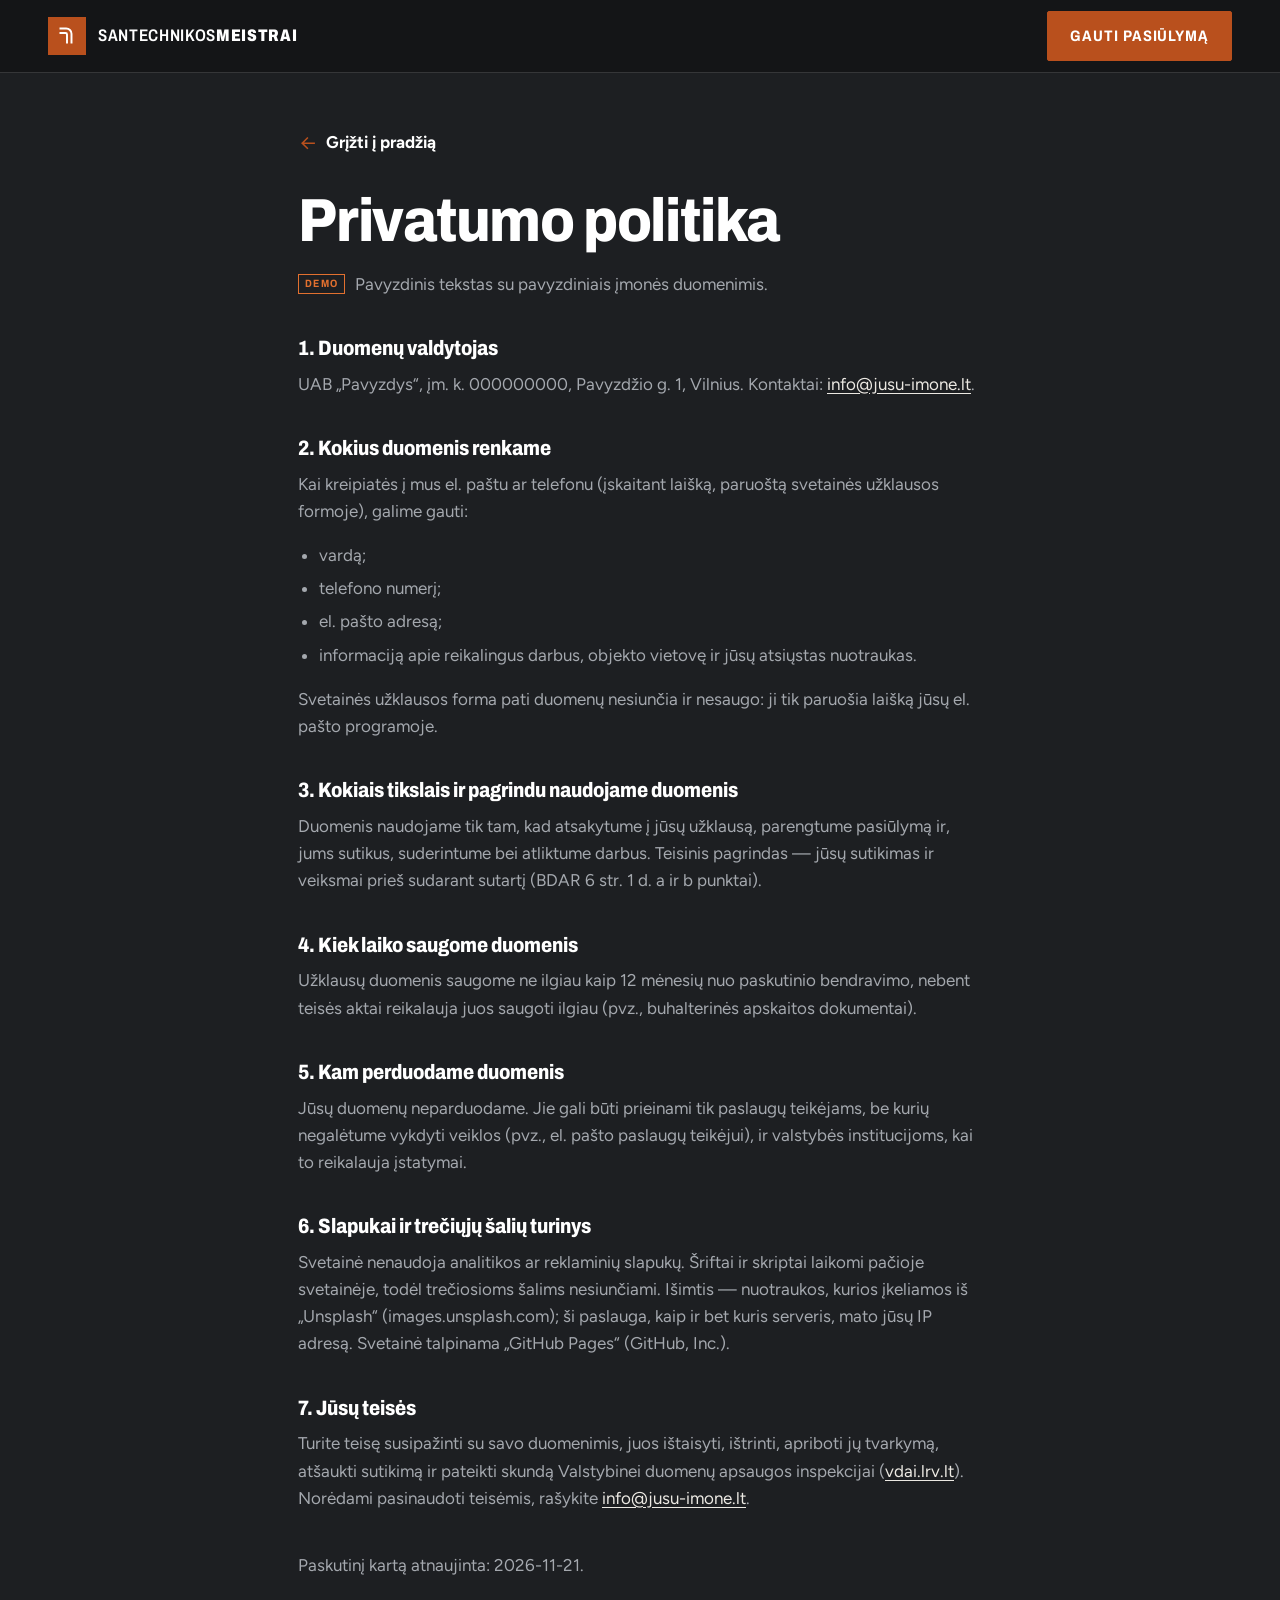
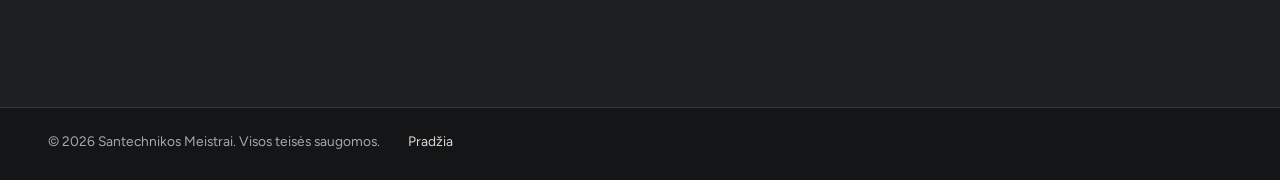
<file: privatumo-politika.html>
<!doctype html>
<html lang="lt">
<head>
  <meta charset="utf-8">
  <meta name="viewport" content="width=device-width, initial-scale=1">
  <meta http-equiv="Content-Security-Policy" content="default-src 'self'; script-src 'self'; style-src 'self' 'unsafe-inline'; img-src 'self' https://images.unsplash.com data:; font-src 'self'; connect-src 'self' https://formspree.io; form-action 'self'; base-uri 'self'; object-src 'none'; upgrade-insecure-requests">
  <meta name="referrer" content="strict-origin-when-cross-origin">
  <title>Privatumo politika — Santechnikos Meistrai</title>
  <meta name="description" content="Kaip Santechnikos Meistrai tvarko užklausose pateiktus asmens duomenis.">
  <meta name="theme-color" content="#1d1f22">
  <link rel="icon" href="assets/favicon.svg" type="image/svg+xml">
  <link rel="stylesheet" href="css/styles.css?v=20261121c">
  <script src="js/config.js?v=20261121c" defer></script>
  <script src="js/legal.js" defer></script>
</head>
<body>
  <a class="skip-link" href="#turinys">Pereiti prie turinio</a>
  <svg width="0" height="0" style="position:absolute" aria-hidden="true" focusable="false">
    <symbol id="i-arrow" viewBox="0 0 24 24"><path d="M5 12h14M13 6l6 6-6 6"/></symbol>
  </svg>

  <header class="site-header">
    <div class="container header-inner">
      <a class="logo" href="index.html" aria-label="Santechnikos Meistrai — į pradžią">
        <span class="logo-mark" aria-hidden="true"><svg viewBox="0 0 32 32"><path d="M6 6h9a7 7 0 0 1 7 7v13"/><path d="M6 12h8a2 2 0 0 1 2 2v12"/></svg></span>
        <span class="logo-text">Santechnikos<strong>Meistrai</strong></span>
      </a>
      <a class="btn btn-primary" href="index.html#kontaktai">Gauti pasiūlymą</a>
    </div>
  </header>

  <main id="turinys" class="legal">
    <div class="container legal-inner">
      <a class="back-link" href="index.html"><svg class="icon" aria-hidden="true"><use href="#i-arrow"/></svg>Grįžti į pradžią</a>

      <h1>Privatumo politika</h1>
      <p class="legal-demo"><span class="demo-badge">Demo</span> Pavyzdinis tekstas su pavyzdiniais įmonės duomenimis.</p>

      <h2>1. Duomenų valdytojas</h2>
      <p><span data-config="legalLine">UAB „Pavyzdys“, įm. k. 000000000</span>, Pavyzdžio g. 1, Vilnius. Kontaktai: <a data-config-link="email" data-config="email" href="mailto:info@jusu-imone.lt">info@jusu-imone.lt</a>.</p>

      <h2>2. Kokius duomenis renkame</h2>
      <p>Kai kreipiatės į mus el. paštu ar telefonu (įskaitant laišką, paruoštą svetainės užklausos formoje), galime gauti:</p>
      <ul>
        <li>vardą;</li>
        <li>telefono numerį;</li>
        <li>el. pašto adresą;</li>
        <li>informaciją apie reikalingus darbus, objekto vietovę ir jūsų atsiųstas nuotraukas.</li>
      </ul>
      <p>Svetainės užklausos forma pati duomenų nesiunčia ir nesaugo: ji tik paruošia laišką jūsų el. pašto programoje.</p>

      <h2>3. Kokiais tikslais ir pagrindu naudojame duomenis</h2>
      <p>Duomenis naudojame tik tam, kad atsakytume į jūsų užklausą, parengtume pasiūlymą ir, jums sutikus, suderintume bei atliktume darbus. Teisinis pagrindas — jūsų sutikimas ir veiksmai prieš sudarant sutartį (BDAR 6 str. 1 d. a ir b punktai).</p>

      <h2>4. Kiek laiko saugome duomenis</h2>
      <p>Užklausų duomenis saugome ne ilgiau kaip 12 mėnesių nuo paskutinio bendravimo, nebent teisės aktai reikalauja juos saugoti ilgiau (pvz., buhalterinės apskaitos dokumentai).</p>

      <h2>5. Kam perduodame duomenis</h2>
      <p>Jūsų duomenų neparduodame. Jie gali būti prieinami tik paslaugų teikėjams, be kurių negalėtume vykdyti veiklos (pvz., el. pašto paslaugų teikėjui), ir valstybės institucijoms, kai to reikalauja įstatymai.</p>

      <h2>6. Slapukai ir trečiųjų šalių turinys</h2>
      <p>Svetainė nenaudoja analitikos ar reklaminių slapukų. Šriftai ir skriptai laikomi pačioje svetainėje, todėl trečiosioms šalims nesiunčiami. Išimtis — nuotraukos, kurios įkeliamos iš „Unsplash“ (images.unsplash.com); ši paslauga, kaip ir bet kuris serveris, mato jūsų IP adresą. Svetainė talpinama „GitHub Pages“ (GitHub, Inc.).</p>

      <h2>7. Jūsų teisės</h2>
      <p>Turite teisę susipažinti su savo duomenimis, juos ištaisyti, ištrinti, apriboti jų tvarkymą, atšaukti sutikimą ir pateikti skundą Valstybinei duomenų apsaugos inspekcijai (<a href="https://vdai.lrv.lt/" rel="noopener" target="_blank">vdai.lrv.lt</a>). Norėdami pasinaudoti teisėmis, rašykite <a data-config-link="email" data-config="email" href="mailto:info@jusu-imone.lt">info@jusu-imone.lt</a>.</p>

      <p style="margin-top:40px">Paskutinį kartą atnaujinta: 2026-11-21.</p>
    </div>
  </main>

  <footer class="site-footer" style="padding-top:0">
    <div class="container footer-bottom">
      <p>© <span id="metai">2026</span> Santechnikos Meistrai. Visos teisės saugomos.</p>
      <p><a href="index.html">Pradžia</a></p>
    </div>
  </footer>
</body>
</html>
</file>
<file: css/styles.css>
/* ---------- Šriftai (laikomi svetainėje — lankytojų duomenys nesiunčiami „Google“) ---------- */
@font-face { font-family: "Archivo"; font-style: normal; font-weight: 400 900; font-stretch: 62% 125%; font-display: swap;
  src: url("../assets/fonts/archivo-latin-ext.woff2") format("woff2"); unicode-range: U+0100-02BA, U+02BD-02C5, U+02C7-02CC, U+02CE-02D7, U+02DD-02FF, U+0304, U+0308, U+0329, U+1D00-1DBF, U+1E00-1E9F, U+1EF2-1EFF, U+2020, U+20A0-20AB, U+20AD-20C4, U+2113, U+2C60-2C7F, U+A720-A7FF; }
@font-face { font-family: "Archivo"; font-style: normal; font-weight: 400 900; font-stretch: 62% 125%; font-display: swap;
  src: url("../assets/fonts/archivo-latin.woff2") format("woff2"); unicode-range: U+0000-00FF, U+0131, U+0152-0153, U+02BB-02BC, U+02C6, U+02DA, U+02DC, U+0304, U+0308, U+0329, U+2000-206F, U+20AC, U+2122, U+2191, U+2193, U+2212, U+2215, U+FEFF, U+FFFD; }
@font-face { font-family: "Figtree"; font-style: normal; font-weight: 400 700; font-display: swap;
  src: url("../assets/fonts/figtree-latin-ext.woff2") format("woff2"); unicode-range: U+0100-02BA, U+02BD-02C5, U+02C7-02CC, U+02CE-02D7, U+02DD-02FF, U+0304, U+0308, U+0329, U+1D00-1DBF, U+1E00-1E9F, U+1EF2-1EFF, U+2020, U+20A0-20AB, U+20AD-20C4, U+2113, U+2C60-2C7F, U+A720-A7FF; }
@font-face { font-family: "Figtree"; font-style: normal; font-weight: 400 700; font-display: swap;
  src: url("../assets/fonts/figtree-latin.woff2") format("woff2"); unicode-range: U+0000-00FF, U+0131, U+0152-0153, U+02BB-02BC, U+02C6, U+02DA, U+02DC, U+0304, U+0308, U+0329, U+2000-206F, U+20AC, U+2122, U+2191, U+2193, U+2212, U+2215, U+FEFF, U+FFFD; }

/* ==========================================================================
   Santechnikos Meistrai — stiliai (v4: „Industrinis tikslumas“)
   Grafitas + šilta balta + kontroliuojamas varinis-oranžinis akcentas.
   Kampai beveik statūs, technines linijas primenančios detalės, siaura
   kintamo pločio antraštė (Archivo), skaitoma tekstinė (Figtree).
   ========================================================================== */

:root {
  --graphite: #1d1f22;
  --graphite-2: #25282c;
  --graphite-3: #31353a;
  --graphite-4: #141517;
  --text: #1d1f22;
  --muted: #5b5f66;
  --muted-dark: #a4a8ae;
  --paper: #f2efe9;
  --paper-2: #e8e3d9;
  --white: #fbfaf7;
  --line: #d3ccbf;
  --line-strong: #1d1f22;
  --line-dark: rgba(255, 255, 255, .14);

  --accent: #b9501d;          /* mygtukai: kontrastas su balta ≥ 4.8:1 */
  --accent-hover: #9c4116;
  --accent-bright: #e2702f;   /* linijos, žymės, tekstas ant grafito */
  --accent-text: #a4471a;     /* smulkus tekstas ant šviesaus fono */
  --accent-tint: #f6e4d8;

  --danger: #b42318;
  --danger-tint: #fdecea;

  --font-head: "Archivo", "Arial Narrow", Arial, sans-serif;
  --font-body: "Figtree", "Segoe UI", Arial, sans-serif;

  --container: 1280px;
  --gutter: 16px;
  --section-y: 72px;
  --header-h: 64px;
  --r: 2px;
  --ease: cubic-bezier(.22, 1, .36, 1);
}
@media (min-width: 768px) { :root { --gutter: 32px; --section-y: 104px; --header-h: 72px; } }
@media (min-width: 1200px) { :root { --gutter: 48px; --section-y: 128px; } }

/* ---------- Pagrindai ---------- */
*, *::before, *::after { box-sizing: border-box; }
[hidden] { display: none !important; }
html { -webkit-text-size-adjust: 100%; scroll-padding-top: calc(var(--header-h) + 12px); }
@media (prefers-reduced-motion: no-preference) { html { scroll-behavior: smooth; } }
body {
  margin: 0; font-family: var(--font-body); font-size: 1.0625rem; line-height: 1.6;
  color: var(--text); background: var(--paper); overflow-x: clip;
  -webkit-font-smoothing: antialiased;
}
body.is-locked { overflow: hidden; }
img { max-width: 100%; height: auto; display: block; }
a { color: inherit; text-underline-offset: .2em; }
h1, h2, h3 { font-family: var(--font-head); margin: 0; font-weight: 800; line-height: 1; }
p { margin: 0 0 1em; }
p:last-child { margin-bottom: 0; }
ul, ol { margin: 0; padding: 0; }
[role="list"], .nav-list, .footer-col ul, .footer-contacts { list-style: none; }
button { font: inherit; color: inherit; }
code { font-size: .88em; background: rgba(127,127,127,.18); padding: .1em .35em; }
::selection { background: var(--accent); color: #fff; }
:focus-visible { outline: 3px solid var(--accent-bright); outline-offset: 3px; }
.sprite { position: absolute; width: 0; height: 0; overflow: hidden; }

.icon {
  width: 1.2em; height: 1.2em; flex-shrink: 0;
  fill: none; stroke: currentColor; stroke-width: 1.8; stroke-linecap: square; stroke-linejoin: miter;
}
.visually-hidden {
  position: absolute !important; width: 1px; height: 1px; padding: 0; margin: -1px;
  overflow: hidden; clip: rect(0 0 0 0); white-space: nowrap; border: 0;
}
.skip-link {
  position: absolute; left: 16px; top: -60px; z-index: 300;
  background: var(--graphite); color: #fff; padding: 10px 16px; font-weight: 600; text-decoration: none;
}
.skip-link:focus { top: 12px; }
.container { width: 100%; max-width: calc(var(--container) + var(--gutter) * 2); margin-inline: auto; padding-inline: var(--gutter); }

/* Techninė etiketė: siauras šriftas, didžiosios raidės, plati tarpų skalė */
.label {
  font-family: var(--font-head); font-stretch: 80%; font-weight: 600;
  font-size: .78rem; letter-spacing: .14em; text-transform: uppercase; line-height: 1.3;
}

/* ---------- Mygtukai ---------- */
.btn {
  --bg: var(--graphite); --fg: #fff; --bd: var(--graphite); --hbg: var(--accent); --hbd: var(--accent); --hfg: #fff;
  display: inline-flex; align-items: center; justify-content: center; gap: 12px;
  min-height: 50px; padding: 0 22px;
  font-family: var(--font-head); font-stretch: 85%; font-weight: 700; font-size: .95rem;
  letter-spacing: .06em; text-transform: uppercase; line-height: 1.1; text-decoration: none; white-space: nowrap;
  color: var(--fg); background: var(--bg); border: 1.5px solid var(--bd); border-radius: var(--r);
  cursor: pointer;
  transition: background-color .25s, border-color .25s, color .25s;
}
.btn .icon { width: 1.1em; height: 1.1em; stroke-width: 2.2; transition: transform .35s var(--ease); }
.btn:hover { background: var(--hbg); border-color: var(--hbd); color: var(--hfg); }
.btn:hover .icon { transform: translateX(4px); }
.btn:hover .icon-left, .icon-left { transform: rotate(180deg); }
.btn:hover .icon-left { transform: rotate(180deg) translateX(4px); }
.btn:active { transform: translateY(1px); }
.btn-accent { --bg: var(--accent); --bd: var(--accent); --hbg: var(--accent-hover); --hbd: var(--accent-hover); }
.btn-dark { --bg: var(--graphite); --bd: var(--graphite); }
.btn-line, .btn-line-dark { --bg: transparent; --fg: var(--graphite); --bd: var(--graphite); --hbg: var(--graphite); --hbd: var(--graphite); }
.btn-lg { min-height: 56px; padding: 0 26px; font-size: 1rem; }
.btn-block { width: 100%; }
.btn[aria-busy="true"] { opacity: .65; pointer-events: none; }

/* ---------- Sekcijų antraštės ---------- */
.section { padding-block: var(--section-y); position: relative; }
.sec-head { margin-bottom: 44px; max-width: 900px; }
.sec-head--split { display: grid; gap: 20px; max-width: none; }
.sec-index { display: flex; align-items: center; gap: 12px; margin-bottom: 20px; color: var(--muted); }
.sec-index span { color: var(--accent-text); }
.sec-index::after { content: ""; flex: 1; height: 1px; background: currentColor; opacity: .35; max-width: 120px; }
.sec-title {
  font-stretch: 78%; font-weight: 800; text-transform: uppercase;
  font-size: clamp(2.3rem, 1.2rem + 4.2vw, 4.8rem); line-height: .92; letter-spacing: -0.005em;
  text-wrap: balance;
}
.sec-intro { margin-top: 18px; font-size: 1.1rem; color: var(--muted); max-width: 52ch; }
@media (min-width: 960px) {
  .sec-head--split { grid-template-columns: 1.3fr 1fr; align-items: end; gap: 64px; margin-bottom: 64px; }
  .sec-head--split .sec-intro, .sec-head--split .demo-note { margin-top: 0; }
}

.demo-note {
  display: flex; gap: 12px; align-items: flex-start; margin: 0;
  padding: 14px 16px; font-size: .92rem; line-height: 1.5;
  border-left: 3px solid var(--accent-bright); background: rgba(255,255,255,.05); color: var(--muted-dark);
}
.demo-note .icon { color: var(--accent-bright); margin-top: 1px; }
.demo-note strong { color: #fff; }
.demo-note--light { background: var(--accent-tint); color: var(--text); }
.demo-note--light strong { color: var(--text); }
.demo-note--dark { margin-top: 28px; }

/* Kampų žymės (kaip brėžinyje) */
.frame { position: relative; }
.frame::before, .frame::after {
  content: ""; position: absolute; width: 16px; height: 16px; pointer-events: none; z-index: 2;
  border: 0 solid var(--accent-bright);
}
.frame::before { top: -7px; left: -7px; border-top-width: 2px; border-left-width: 2px; }
.frame::after { bottom: -7px; right: -7px; border-bottom-width: 2px; border-right-width: 2px; }

/* ---------- Antraštė ---------- */
.site-header {
  position: sticky; top: 0; z-index: 100;
  background: var(--paper); border-bottom: 1px solid var(--line);
}
.header-inner { display: flex; align-items: center; justify-content: space-between; gap: 20px; height: var(--header-h); }
.logo { display: inline-flex; align-items: center; gap: 12px; color: var(--graphite); text-decoration: none; position: relative; z-index: 2; }
.logo-mark { display: grid; place-items: center; width: 38px; height: 38px; background: var(--graphite); color: var(--accent-bright); }
.logo-mark svg { width: 24px; height: 24px; fill: none; stroke: currentColor; stroke-width: 2.6; }
.logo-text { font-family: var(--font-head); font-stretch: 80%; font-weight: 600; font-size: 1.05rem; letter-spacing: .04em; text-transform: uppercase; white-space: nowrap; }
.logo-text strong { font-weight: 850; }
.logo--light { color: #fff; }
.logo--light .logo-mark { background: var(--accent); color: #fff; }
.header-cta { display: none; min-height: 44px; }

.menu-toggle {
  position: relative; z-index: 2; display: inline-flex; align-items: center; gap: 12px;
  height: 44px; padding: 0 6px 0 14px; margin-right: -6px;
  font-family: var(--font-head); font-stretch: 85%; font-weight: 700; font-size: .85rem; letter-spacing: .1em; text-transform: uppercase;
  background: none; border: 0; cursor: pointer; color: var(--graphite);
}
.menu-toggle-bars { position: relative; width: 36px; height: 36px; background: var(--graphite); }
.menu-toggle-bars span { position: absolute; left: 10px; right: 10px; height: 2px; background: #fff; transition: transform .4s var(--ease), top .4s var(--ease); }
.menu-toggle-bars span:nth-child(1) { top: 14px; }
.menu-toggle-bars span:nth-child(2) { top: 20px; }
.menu-toggle[aria-expanded="true"] { color: #fff; }
.menu-toggle[aria-expanded="true"] .menu-toggle-bars { background: var(--accent); }
.menu-toggle[aria-expanded="true"] .menu-toggle-bars span:nth-child(1) { top: 17px; transform: rotate(45deg); }
.menu-toggle[aria-expanded="true"] .menu-toggle-bars span:nth-child(2) { top: 17px; transform: rotate(-45deg); }
@media (max-width: 400px) { .menu-toggle-label { display: none; } .logo-text { font-size: .95rem; } }

.main-nav {
  position: fixed; inset: 0; z-index: -1;
  display: flex; flex-direction: column; justify-content: space-between; gap: 28px;
  padding: calc(var(--header-h) + 24px) var(--gutter) 28px;
  background: var(--graphite); color: #fff; overflow-y: auto;
  clip-path: inset(0 0 100% 0); visibility: hidden;
  transition: clip-path .55s var(--ease), visibility 0s linear .55s;
}
.main-nav.is-open { clip-path: inset(0); visibility: visible; transition: clip-path .55s var(--ease), visibility 0s; }
.site-header.menu-open { background: var(--graphite); border-bottom-color: var(--line-dark); }
.site-header.menu-open .logo { color: #fff; }
.site-header.menu-open .logo-mark { background: var(--accent); color: #fff; }
.nav-list li { border-bottom: 1px solid var(--line-dark); }
.nav-list a {
  display: flex; align-items: baseline; gap: 14px; padding: 14px 0;
  font-family: var(--font-head); font-stretch: 78%; font-weight: 800; text-transform: uppercase;
  font-size: clamp(1.9rem, 1.3rem + 3vw, 2.6rem); line-height: 1; color: #fff; text-decoration: none;
}
.nav-idx { font-size: .8rem; font-weight: 600; letter-spacing: .1em; color: var(--accent-bright); }
.nav-list a:hover, .nav-list a[aria-current="true"] { color: var(--accent-bright); }
.nav-mobile-foot { display: grid; gap: 18px; }
.nav-mobile-contact { display: grid; gap: 4px; margin: 0; }
.nav-mobile-contact a { color: var(--muted-dark); text-decoration: none; padding: 4px 0; }

@media (min-width: 1100px) {
  .menu-toggle, .nav-mobile-foot { display: none; }
  .main-nav { position: static; z-index: auto; display: block; padding: 0; background: none; color: inherit; overflow: visible; clip-path: none; visibility: visible; transition: none; margin-left: auto; }
  .nav-list { display: flex; gap: 4px; }
  .nav-list li { border: 0; }
  .nav-list a {
    position: relative; align-items: flex-start; gap: 4px; padding: 10px 12px;
    font-stretch: 85%; font-weight: 700; font-size: .88rem; letter-spacing: .08em; color: var(--graphite);
  }
  .nav-idx { font-size: .62rem; margin-top: -2px; }
  .nav-list a::after { content: ""; position: absolute; left: 12px; right: 12px; bottom: 4px; height: 2px; background: var(--accent-bright); transform: scaleX(0); transform-origin: left; transition: transform .3s var(--ease); }
  .nav-list a:hover, .nav-list a[aria-current="true"] { color: var(--graphite); }
  .nav-list a:hover::after, .nav-list a[aria-current="true"]::after { transform: scaleX(1); }
}

/* ---------- Hero ---------- */
/* Kompaktiškas pirmas ekranas: antraštė (didžiausia puslapyje), du keliai, kontaktai. */
.hero { position: relative; padding-top: 24px; padding-bottom: 40px; }
.hero-grid { position: relative; display: grid; gap: 20px; }
.hero-text { container-type: inline-size; min-width: 0; }
.hero-title {
  font-family: var(--font-head); font-stretch: 75%; font-weight: 850; text-transform: uppercase;
  font-size: 12vw; font-size: clamp(2.4rem, min(12cqi, 9vh), 6.4rem);
  line-height: .88; letter-spacing: -0.01em; color: var(--graphite);
}
.hl { display: block; overflow-y: clip; overflow-x: visible; padding-top: .06em; }
.hl > span { display: inline-block; }
.hl-accent { color: var(--accent); }
.hero-lead { margin: 0; font-size: clamp(1.05rem, 1rem + .3vw, 1.2rem); line-height: 1.45; max-width: 44ch; }

/* Du keliai */
.paths { display: grid; gap: 10px; }
.path {
  position: relative; display: grid; grid-template-columns: auto 1fr auto; grid-template-rows: auto auto; column-gap: 14px; align-items: center;
  min-height: 76px; padding: 14px 16px; text-decoration: none;
  border: 1.5px solid var(--graphite); color: var(--graphite); background: transparent;
  transition: background-color .25s, color .25s, border-color .25s;
}
.path-k { grid-row: 1 / span 2; display: grid; place-items: center; width: 34px; height: 34px; border: 1.5px solid currentColor; }
.path-title { font-family: var(--font-head); font-stretch: 88%; font-weight: 800; font-size: 1.25rem; line-height: 1.1; }
.path-desc { grid-column: 2; font-size: .92rem; color: var(--muted); line-height: 1.35; }
.path .icon { grid-column: 3; grid-row: 1 / span 2; width: 1.4em; height: 1.4em; stroke-width: 2; transition: transform .3s var(--ease); }
.path:hover .icon { transform: translateX(4px); }
.path--fault { background: var(--accent); border-color: var(--accent); color: #fff; }
.path--fault .path-desc { color: rgba(255,255,255,.85); }
.path--fault:hover { background: var(--accent-hover); border-color: var(--accent-hover); color: #fff; }
.path--plan:hover { background: var(--graphite); color: #fff; }
.path--plan:hover .path-desc { color: var(--muted-dark); }

.hero-photo { margin: 0; position: relative; background: var(--graphite-2); }
.hero-photo img { width: 100%; aspect-ratio: 16 / 9; object-fit: cover; object-position: 50% 30%; filter: saturate(.85) contrast(1.04); }

/* Kontaktų juosta */
.contact-strip { list-style: none; display: grid; gap: 0; border-top: 2px solid var(--line-strong); }
.contact-strip li { display: grid; grid-template-columns: 22px 1fr; gap: 12px; align-items: start; padding: 12px 0; border-bottom: 1px solid var(--line); }
.contact-strip li.cs-phone { display: flex; flex-wrap: wrap; align-items: center; gap: 10px; padding: 14px 0; }
.contact-strip .cs-phone .btn { flex: 1 1 auto; font-size: 1.1rem; letter-spacing: .02em; }
.contact-strip .icon { color: var(--accent-text); margin-top: 2px; }
.contact-strip .label { display: flex; align-items: center; gap: 8px; color: var(--muted); }
.cs-value { display: block; font-weight: 600; font-size: 1.02rem; }

.demo-badge {
  display: inline-block; padding: 2px 6px; vertical-align: middle;
  font-family: var(--font-head); font-stretch: 85%; font-weight: 700; font-size: .66rem; letter-spacing: .12em; text-transform: uppercase; line-height: 1.3;
  color: var(--accent-text); border: 1px solid currentColor;
}
.demo-badge--dark { color: var(--accent-bright); }

@media (max-width: 1023px) {
  .hero-photo { order: 9; }
}
@media (min-width: 640px) {
  .paths { grid-template-columns: 1fr 1fr; }
  .contact-strip { grid-template-columns: auto 1fr 1fr; column-gap: 28px; }
  .contact-strip li { border-bottom: 0; }
  .contact-strip li.cs-phone .btn { flex: 0 0 auto; }
}
@media (min-width: 1024px) {
  .hero { padding-top: 32px; padding-bottom: 48px; }
  .hero-grid { grid-template-columns: repeat(12, minmax(0, 1fr)); column-gap: 24px; row-gap: 22px; }
  .hero-grid::before {
    content: ""; position: absolute; inset: -32px var(--gutter) -48px; z-index: -1; pointer-events: none;
    background: repeating-linear-gradient(90deg, rgba(29,31,34,.055) 0 1px, transparent 1px calc((100% + 24px) / 12));
  }
  .hero-text { grid-column: 1 / 9; grid-row: 1; }
  .hero-lead { grid-column: 1 / 8; grid-row: 2; }
  .paths { grid-column: 1 / 9; grid-row: 3; }
  .hero-photo { grid-column: 9 / 13; grid-row: 1 / 4; }
  .hero-photo img { height: 100%; aspect-ratio: auto; }
  .contact-strip { grid-column: 1 / 13; grid-row: 4; }
}

/* ---------- A. Gedimas (problemų pasirinkimas + greitas kontaktas) ---------- */
.fault { background: var(--graphite); color: #fff; }
.fault .sec-index { color: var(--muted-dark); }
.fault .sec-index span { color: var(--accent-bright); }
.fault .sec-intro { color: var(--muted-dark); }
.fault-grid { display: grid; gap: 28px; }
.fault-main { min-width: 0; }
.prob-list { display: grid; grid-template-columns: 1fr 1fr; gap: 1px; background: var(--line-dark); border: 1px solid var(--line-dark); border-bottom: 0; }
.prob-tab {
  display: grid; grid-template-columns: auto 1fr; align-items: center; gap: 10px;
  min-height: 60px; padding: 10px 14px; text-align: left; cursor: pointer;
  background: var(--graphite); color: var(--muted-dark); border: 0;
  font-family: var(--font-head); font-stretch: 88%; font-weight: 700; font-size: 1rem; line-height: 1.15;
  transition: background-color .25s, color .25s;
}
.prob-n { display: grid; place-items: center; width: 26px; height: 26px; border: 1px solid var(--line-dark); font-size: .8rem; transition: background-color .25s, border-color .25s, color .25s; }
.prob-tab:hover { color: #fff; background: var(--graphite-2); }
.prob-tab[aria-selected="true"] { color: #fff; background: var(--graphite-2); box-shadow: inset 0 -3px 0 var(--accent-bright); }
.prob-tab[aria-selected="true"] .prob-n { background: var(--accent); border-color: var(--accent); color: #fff; }
.prob-panel { padding: 24px 18px 26px; background: var(--graphite-2); border: 1px solid var(--line-dark); }
.prob-panel:focus-visible { outline-offset: -3px; }
.prob-title { font-stretch: 90%; font-size: clamp(1.6rem, 1.2rem + 1.6vw, 2.3rem); line-height: 1.05; margin-bottom: 20px; }
.prob-cols { display: grid; gap: 22px; }
.prob-sub { color: var(--accent-bright); margin-bottom: 12px; }
.prob-steps { list-style: none; counter-reset: s; display: grid; gap: 12px; }
.prob-steps li { counter-increment: s; position: relative; padding-left: 34px; color: #e9e6e0; }
.prob-steps li::before {
  content: counter(s); position: absolute; left: 0; top: .1em; width: 22px; height: 22px; display: grid; place-items: center;
  font-family: var(--font-head); font-weight: 700; font-size: .78rem; color: var(--graphite); background: var(--accent-bright);
}
.prob-work { list-style: none; display: grid; gap: 10px; }
.prob-work li { position: relative; padding-left: 22px; color: var(--muted-dark); }
.prob-work li::before { content: ""; position: absolute; left: 0; top: .72em; width: 12px; height: 2px; background: var(--muted-dark); }
.prob-foot { display: grid; gap: 16px; margin-top: 26px; padding-top: 18px; border-top: 1px solid var(--line-dark); }
.prob-related { display: flex; flex-wrap: wrap; align-items: center; gap: 6px 16px; margin: 0; }
.prob-related .label { color: var(--muted-dark); width: 100%; }
.prob-related a { font-family: var(--font-head); font-stretch: 88%; font-weight: 700; color: #fff; text-decoration: underline; text-decoration-color: var(--accent-bright); text-underline-offset: .25em; min-height: 32px; display: inline-flex; align-items: center; }
.prob-related a:hover { color: var(--accent-bright); }
.prob-foot .btn { justify-self: start; }

.quick-card { background: var(--white); color: var(--text); border-top: 4px solid var(--accent-bright); padding: 22px 18px 24px; scroll-margin-top: calc(var(--header-h) + 12px); }
.quick-title { font-stretch: 90%; font-size: 1.6rem; line-height: 1.05; margin-bottom: 16px; color: var(--graphite); }
.quick-card > .btn { font-size: 1rem; }
.quick-or { display: flex; align-items: center; gap: 12px; margin: 18px 0 14px; color: var(--muted); font-size: .9rem; }
.quick-or::before, .quick-or::after { content: ""; flex: 1; height: 1px; background: var(--line); }
.quick-form { display: grid; gap: 14px; }
.quick-form .field input, .quick-form .field select { min-height: 48px; }

@media (min-width: 640px) {
  .prob-list { grid-template-columns: repeat(4, 1fr); }
  .prob-panel { padding: 30px 30px 32px; }
  .prob-cols { grid-template-columns: 1fr 1fr; gap: 32px; }
  .prob-foot { grid-template-columns: 1fr auto; align-items: end; }
  .prob-foot .btn { justify-self: end; }
  .quick-card { padding: 28px 28px 30px; }
}
@media (min-width: 1100px) {
  .fault-grid { grid-template-columns: minmax(0, 8fr) minmax(0, 4fr); gap: 24px; align-items: start; }
  .quick-card { position: sticky; top: calc(var(--header-h) + 20px); }
}

/* ---------- B. Įrengimas (išsami forma) ---------- */
.plan { background: var(--paper-2); }
.plan-grid { display: grid; gap: 36px; }
.plan-sub { margin: 32px 0 12px; color: var(--accent-text); }
.plan-list { list-style: none; border-top: 2px solid var(--line-strong); }
.plan-list li { position: relative; padding: 12px 0 12px 22px; border-bottom: 1px solid var(--line); }
.plan-list li::before { content: ""; position: absolute; left: 0; top: 1.2em; width: 10px; height: 2px; background: var(--accent-bright); }
@media (min-width: 1024px) {
  .plan-grid { grid-template-columns: 5fr 7fr; gap: 72px; align-items: start; }
  .plan-info { position: sticky; top: calc(var(--header-h) + 28px); }
}

/* ---------- Telefono juosta ekrano apačioje (tik telefonuose) ---------- */
.callbar { display: none; }
@media (max-width: 767px) {
  .callbar {
    position: fixed; left: 0; right: 0; bottom: 0; z-index: 90;
    display: grid; grid-template-columns: 1.3fr 1fr 1fr; gap: 6px;
    padding: 8px 8px calc(8px + env(safe-area-inset-bottom));
    background: var(--graphite); border-top: 1px solid var(--line-dark);
  }
  .callbar .btn { min-height: 48px; padding: 0 8px; font-size: .82rem; gap: 6px; }
  body { padding-bottom: calc(64px + env(safe-area-inset-bottom)); }
  body.is-locked .callbar { display: none; }
}
.btn-line-light { --bg: transparent; --fg: #fff; --bd: rgba(255,255,255,.4); --hbg: #fff; --hbd: #fff; --hfg: var(--graphite); }

/* Antraštėje — telefonas vietoj bendro mygtuko */
.header-call { display: none; min-height: 44px; letter-spacing: .03em; }
.nav-mobile-note { margin: 0; color: var(--muted-dark); font-size: .95rem; }
.nav-mobile-note .demo-badge { color: var(--accent-bright); }
.footer-call { margin-top: 18px; }
@media (min-width: 1100px) { .header-call { display: inline-flex; } }

/* ---------- Paslaugų katalogas ---------- */
.svc-list { border-top: 2px solid var(--line-strong); }
.svc-row { border-bottom: 1px solid var(--line); scroll-margin-top: calc(var(--header-h) + 12px); }
.svc-heading { font-size: inherit; font-weight: inherit; line-height: inherit; }
.svc-trigger {
  display: grid; grid-template-columns: 3.2rem minmax(0, 1fr) 44px; column-gap: 12px; row-gap: 6px; align-items: center;
  width: 100%; padding: 20px 0; min-height: 76px; text-align: left; background: none; border: 0; cursor: pointer; color: var(--graphite);
}
.svc-num { grid-row: 1; font-family: var(--font-head); font-stretch: 80%; font-weight: 700; font-size: 1rem; letter-spacing: .04em; color: var(--accent-text); }
.svc-name {
  grid-row: 1; font-family: var(--font-head); font-stretch: 78%; font-weight: 800; text-transform: uppercase;
  font-size: clamp(1.55rem, 1.1rem + 2.2vw, 2.9rem); line-height: .95; transition: color .25s, transform .4s var(--ease);
}
.svc-short { grid-column: 2; grid-row: 2; font-size: .98rem; color: var(--muted); line-height: 1.4; }
.svc-plus {
  grid-column: 3; grid-row: 1 / span 2; display: grid; place-items: center; width: 44px; height: 44px;
  border: 1.5px solid var(--graphite); transition: transform .45s var(--ease), background-color .25s, color .25s;
}
.svc-trigger:hover .svc-name { color: var(--accent); }
.svc-plus .icon, .acc-icon .icon { transition: transform .4s var(--ease); }
.svc-trigger[aria-expanded="true"] .svc-plus { background: var(--graphite); color: #fff; }
.svc-trigger[aria-expanded="true"] .svc-plus .icon { transform: rotate(45deg); }
.svc-panel { overflow: hidden; }
.svc-panel-inner { display: grid; gap: 24px; padding: 4px 0 32px; }
.svc-items { list-style: none; display: grid; gap: 0; border-left: 2px solid var(--accent-bright); }
.svc-items li { padding: 10px 0 10px 18px; border-bottom: 1px solid var(--line); line-height: 1.4; }
.svc-items li:last-child { border-bottom: 0; }
.svc-panel-inner .btn { justify-self: start; }

@media (min-width: 640px) {
  .svc-panel-inner { padding-left: calc(3.2rem + 12px); }
}
@media (min-width: 1024px) {
  .svc-trigger { grid-template-columns: 5rem minmax(0, 1.05fr) minmax(0, 1fr) 52px; column-gap: 24px; padding: 26px 0; }
  .svc-short { grid-column: 3; grid-row: 1; font-size: 1rem; }
  .svc-plus { grid-row: 1; grid-column: 4; width: 52px; height: 52px; }
  .svc-trigger:hover .svc-name { transform: translateX(8px); }
  .svc-panel-inner { grid-template-columns: minmax(0, 1fr) auto; align-items: end; padding: 4px 76px 40px calc(5rem + 24px); gap: 40px; }
  .svc-items { grid-template-columns: 1fr 1fr; column-gap: 32px; }
  .svc-items li:nth-last-child(2):nth-child(odd) { border-bottom: 0; }
}

/* ---------- Darbų pavyzdžiai: redakcinis išdėstymas ---------- */
.projects { background: var(--graphite); color: #fff; }
.projects .sec-index { color: var(--muted-dark); }
.projects .sec-index span { color: var(--accent-bright); }
.showcase { display: grid; gap: 48px; }
.shot { margin: 0; min-width: 0; }
.shot-img {
  display: block; width: 100%; padding: 0; border: 0; background: var(--graphite-3); cursor: zoom-in;
}
.shot-img img { width: 100%; height: auto; aspect-ratio: 4 / 3; object-fit: cover; filter: saturate(.85); transition: filter .4s, opacity .4s; }
.shot-img:hover img, .shot-img:focus-visible img { filter: saturate(1); opacity: .92; }
.shot-zoom {
  position: absolute; right: 0; top: 0; z-index: 1; display: grid; place-items: center; width: 44px; height: 44px;
  background: var(--graphite); color: #fff; opacity: 0; transition: opacity .25s;
}
.shot-img:hover .shot-zoom, .shot-img:focus-visible .shot-zoom { opacity: 1; }
.shot figcaption { display: grid; gap: 4px; margin-top: 16px; color: var(--muted-dark); font-size: .95rem; max-width: 46ch; }
.shot figcaption .label { color: var(--accent-bright); }
.shot figcaption strong { font-family: var(--font-head); font-stretch: 80%; font-weight: 800; text-transform: uppercase; font-size: 1.35rem; line-height: 1; color: #fff; margin-bottom: 4px; }
.shot:nth-child(even) { padding-left: 14%; }

@media (min-width: 768px) {
  .showcase { grid-template-columns: repeat(12, minmax(0, 1fr)); column-gap: 24px; row-gap: 72px; align-items: start; }
  .shot:nth-child(even) { padding-left: 0; }
  .shot-1 { grid-column: 1 / 8; }
  .shot-1 img { aspect-ratio: 4 / 3; }
  .shot-2 { grid-column: 9 / 13; margin-top: 120px; }
  .shot-2 img { aspect-ratio: 4 / 5; }
  .shot-3 { grid-column: 2 / 6; }
  .shot-4 { grid-column: 7 / 12; margin-top: 80px; }
  .shot-5 { grid-column: 1 / 8; }
  .shot-5 img { aspect-ratio: 12 / 7; }
  .shot-6 { grid-column: 9 / 13; margin-top: 140px; }
}

/* ---------- Kaip dirbame ---------- */
.process { background: var(--paper); }
.process-top { display: grid; gap: 36px; margin-bottom: 64px; }
.rules { display: grid; border-top: 2px solid var(--line-strong); }
.rules li { display: grid; gap: 6px; padding: 18px 0; border-bottom: 1px solid var(--line); font-size: 1.02rem; }
.rules .label { color: var(--accent-text); }
.steps { position: relative; list-style: none; display: grid; gap: 32px; }
.step-line { position: absolute; left: 21px; top: 22px; bottom: 22px; width: 2px; background: var(--line); }
.step-line span { position: absolute; inset: 0; background: var(--accent-bright); transform-origin: top; }
.step { position: relative; padding-left: 68px; }
.step-n {
  position: absolute; left: 0; top: 0; z-index: 1;
  display: grid; place-items: center; width: 44px; height: 44px;
  background: var(--paper); border: 2px solid var(--graphite);
  font-family: var(--font-head); font-weight: 800; font-size: 1.1rem;
}
.step h3 { font-stretch: 80%; text-transform: uppercase; font-size: 1.45rem; line-height: 1; margin: 10px 0 8px; }
.step p { color: var(--muted); max-width: 36ch; }

@media (min-width: 1024px) {
  .process-top { grid-template-columns: 1.1fr 1fr; gap: 80px; align-items: end; }
  .steps { grid-template-columns: repeat(4, minmax(0, 1fr)); gap: 28px; }
  .step-line { left: 22px; right: 22%; top: 21px; bottom: auto; width: auto; height: 2px; }
  .step-line span { transform-origin: left; }
  .step { padding-left: 0; padding-top: 72px; }
  .step h3 { margin-top: 0; }
}

/* ---------- DUK ---------- */
.faq { background: var(--paper-2); }
.faq-grid { display: grid; gap: 36px; }
.accordion { border-top: 2px solid var(--line-strong); }
.acc-item { border-bottom: 1px solid var(--line); }
.acc-heading { font-size: inherit; font-weight: inherit; line-height: inherit; }
.acc-trigger {
  display: grid; grid-template-columns: 1fr 40px; align-items: center; gap: 16px;
  width: 100%; min-height: 68px; padding: 16px 0; background: none; border: 0; cursor: pointer; text-align: left;
  font-family: var(--font-head); font-stretch: 90%; font-weight: 700; font-size: clamp(1.05rem, 1rem + .35vw, 1.25rem); line-height: 1.25; color: var(--graphite);
}
.acc-trigger:hover .acc-q { color: var(--accent); }
.acc-icon { display: grid; place-items: center; width: 40px; height: 40px; border: 1.5px solid var(--graphite); transition: transform .45s var(--ease), background-color .25s, color .25s; }
.acc-trigger[aria-expanded="true"] .acc-icon { background: var(--graphite); color: #fff; }
.acc-trigger[aria-expanded="true"] .acc-icon .icon { transform: rotate(45deg); }
.acc-panel { overflow: hidden; }
.acc-inner { padding: 0 56px 22px 0; color: var(--muted); }
.acc-inner p { max-width: 64ch; }
@media (min-width: 1024px) {
  .faq-grid { grid-template-columns: 4fr 8fr; gap: 80px; align-items: start; }
  .faq-aside { position: sticky; top: calc(var(--header-h) + 32px); }
}

/* ---------- Užklausa ---------- */
.contact { background: var(--graphite); color: #fff; }
.contact .sec-index { color: var(--muted-dark); }
.contact .sec-index span { color: var(--accent-bright); }
.contact .sec-intro { color: var(--muted-dark); }
.contact-grid { display: grid; gap: 44px; }
.contact-list { display: grid; margin-top: 32px; border-top: 1px solid var(--line-dark); }
.contact-list li { display: grid; grid-template-columns: 24px 1fr; gap: 14px; align-items: start; padding: 14px 0; border-bottom: 1px solid var(--line-dark); }
.contact-list .icon { color: var(--accent-bright); margin-top: 2px; }
.contact-list .label { display: block; color: var(--muted-dark); margin-bottom: 2px; }
.contact-list a, .contact-value { font-weight: 600; font-size: 1.08rem; color: #fff; text-decoration: none; overflow-wrap: anywhere; }
.contact-list a:hover { color: var(--accent-bright); }

.wizard-card { background: var(--white); color: var(--text); border-top: 4px solid var(--accent-bright); padding: 22px 18px 24px; }
.wiz-progress { list-style: none; display: grid; grid-template-columns: repeat(3, 1fr); margin: 0 0 26px; counter-reset: none; }
.wiz-progress li { position: relative; }
.wiz-progress li + li::before { content: ""; position: absolute; left: -50%; right: 50%; top: 15px; height: 2px; background: var(--line); }
.wiz-progress li.is-done + li::before, .wiz-progress li.is-done::before { background: var(--accent-bright); }
.wiz-progress button {
  position: relative; z-index: 1; display: grid; justify-items: center; gap: 6px; width: 100%; padding: 0;
  background: none; border: 0; font-family: var(--font-head); font-stretch: 85%; font-weight: 700; font-size: .78rem; letter-spacing: .1em; text-transform: uppercase; color: var(--muted);
  cursor: default;
}
.wiz-progress button:not(:disabled) { cursor: pointer; }
.wiz-progress button:not(:disabled):hover { color: var(--accent); }
.wiz-dot { display: grid; place-items: center; width: 32px; height: 32px; background: var(--white); border: 2px solid var(--line); font-size: .9rem; color: var(--muted); transition: background-color .3s, border-color .3s, color .3s; }
.wiz-progress li[aria-current="step"] button { color: var(--graphite); }
.wiz-progress li[aria-current="step"] .wiz-dot { background: var(--graphite); border-color: var(--graphite); color: #fff; }
.wiz-progress li.is-done .wiz-dot { background: var(--accent-bright); border-color: var(--accent-bright); color: #fff; }

.wizard { display: grid; }
.wiz-step { border: 0; padding: 0; margin: 0; min-width: 0; display: grid; gap: 20px; }
.wiz-title {
  padding: 0; margin-bottom: 4px; font-family: var(--font-head); font-stretch: 80%; font-weight: 800; text-transform: uppercase;
  font-size: clamp(1.5rem, 1.2rem + 1vw, 2rem); line-height: 1; color: var(--graphite);
}
.wiz-title:focus { outline: none; }
.wiz-service { margin: -6px 0 0; font-size: .95rem; color: var(--muted); }
.wiz-service strong { color: var(--graphite); }
.opt-grid { display: grid; grid-template-columns: 1fr; gap: 8px; }
.opt { position: relative; display: block; cursor: pointer; }
.opt input { position: absolute; inset: 0; width: 100%; height: 100%; margin: 0; opacity: 0; cursor: pointer; }
.opt > span {
  display: flex; align-items: center; gap: 12px; min-height: 54px; padding: 10px 14px;
  font-weight: 600; font-size: 1rem; line-height: 1.25;
  border: 1.5px solid var(--line); background: #fff; transition: border-color .2s, background-color .2s;
}
.opt b { display: grid; place-items: center; flex-shrink: 0; width: 26px; height: 26px; font-family: var(--font-head); font-size: .8rem; border: 1px solid var(--line); color: var(--muted); transition: background-color .2s, color .2s, border-color .2s; }
.opt:hover > span { border-color: var(--graphite); }
.opt input:checked + span { border-color: var(--accent); background: var(--accent-tint); }
.opt input:checked + span b { background: var(--accent); border-color: var(--accent); color: #fff; }
.opt input:focus-visible + span { outline: 3px solid var(--accent-bright); outline-offset: 2px; }
.has-error .opt > span { border-color: var(--danger); }
.pill-group { display: flex; flex-wrap: wrap; gap: 8px; }
.opt-pill > span { min-height: 48px; padding: 10px 16px; }
@media (min-width: 560px) { .opt-grid { grid-template-columns: 1fr 1fr; } }

.form-row { display: grid; gap: 20px; }
@media (min-width: 640px) { .form-row { grid-template-columns: 1fr 1fr; } }
.field { display: grid; gap: 6px; min-width: 0; }
.field-label { font-family: var(--font-head); font-stretch: 85%; font-weight: 700; font-size: .95rem; color: var(--graphite); }
.req { color: var(--danger); }
.optional { font-family: var(--font-body); font-weight: 500; color: var(--muted); font-size: .9rem; }
.field input[type="text"], .field input[type="tel"], .field input[type="email"], .field select, .field textarea {
  width: 100%; min-height: 52px; padding: 12px 14px; font: inherit; font-size: 1.02rem; color: var(--text);
  background: #fff; border: 1.5px solid #c9c2b5; border-radius: 0; transition: border-color .2s, box-shadow .2s;
}
.field textarea { resize: vertical; min-height: 120px; }
.field input:focus, .field select:focus, .field textarea:focus { outline: none; border-color: var(--graphite); box-shadow: 0 0 0 3px rgba(226,112,47,.35); }
.field ::placeholder { color: #9b9a95; }
.select-wrap { position: relative; }
.select-wrap::after { content: ""; position: absolute; right: 16px; top: 50%; width: 8px; height: 8px; border-right: 2px solid var(--graphite); border-bottom: 2px solid var(--graphite); transform: translateY(-70%) rotate(45deg); pointer-events: none; }
.field select { appearance: none; -webkit-appearance: none; padding-right: 40px; cursor: pointer; }
.field.has-error input, .field.has-error textarea, .field.has-error select { border-color: var(--danger); background: var(--danger-tint); }
.field-error { margin: 0; font-size: .9rem; font-weight: 600; color: var(--danger); }
.field-error:empty { display: none; }
.field-hint { margin: 0; font-size: .88rem; color: var(--muted); }
.field-check { grid-template-columns: 24px 1fr; column-gap: 12px; align-items: start; }
.field-check input { width: 22px; height: 22px; margin: 2px 0 0; accent-color: var(--accent); cursor: pointer; }
.field-check label { font-size: .93rem; color: var(--muted); line-height: 1.5; cursor: pointer; }
.field-check .field-error { grid-column: 2; }
.field-check.has-error label { color: var(--danger); }
.form-explainer { margin: 0; padding: 12px 14px; font-size: .9rem; background: var(--paper); border-left: 3px solid var(--graphite); color: var(--muted); }
.form-explainer strong { color: var(--graphite); }

.wiz-summary { display: grid; gap: 0; margin: 0; padding: 4px 14px; background: var(--paper); border-left: 3px solid var(--accent-bright); font-size: .93rem; }
.wiz-summary div { display: grid; grid-template-columns: 7.5rem 1fr; gap: 8px; padding: 8px 0; border-bottom: 1px solid var(--line); }
.wiz-summary div:last-child { border-bottom: 0; }
.wiz-summary dt { font-family: var(--font-head); font-stretch: 85%; font-weight: 700; color: var(--muted); }
.wiz-summary dd { margin: 0; overflow-wrap: anywhere; }

.wiz-nav { display: flex; gap: 10px; justify-content: space-between; margin-top: 28px; }
.wiz-nav [data-next], .wiz-nav [data-submit] { margin-left: auto; }

.form-status { margin-top: 20px; padding: 16px 18px; font-size: .96rem; line-height: 1.55; background: var(--paper); border-left: 3px solid var(--accent-bright); }
.form-status:focus { outline: none; }
.form-status.is-error { background: var(--danger-tint); border-left-color: var(--danger); color: #7a1c14; }
.form-status h4 { display: flex; align-items: center; gap: 8px; margin: 0 0 6px; font-family: var(--font-head); font-stretch: 85%; font-size: 1.1rem; text-transform: uppercase; }
.form-status .icon { color: var(--accent); }
.status-actions { display: flex; flex-wrap: wrap; gap: 10px; margin-top: 14px; }
.status-actions .btn { min-height: 44px; font-size: .85rem; }

@media (min-width: 640px) { .wizard-card { padding: 32px 32px 34px; } }
@media (min-width: 1024px) {
  .contact-grid { grid-template-columns: 5fr 7fr; gap: 80px; align-items: start; }
  .contact-info { position: sticky; top: calc(var(--header-h) + 32px); }
  .wizard-card { padding: 40px 44px 44px; }
}

/* ---------- Lightbox ---------- */
.lightbox { width: 100%; height: 100%; max-width: none; max-height: none; margin: 0; padding: 0; border: 0; background: rgba(20, 21, 23, .97); color: #fff; }
.lightbox::backdrop { background: rgba(20, 21, 23, .7); }
.lightbox[open] { display: block; }
.lightbox-inner { position: relative; height: 100%; display: grid; grid-template-rows: auto 1fr auto; padding: 12px var(--gutter) 16px; }
.lightbox-bar { display: flex; align-items: center; gap: 16px; min-height: 56px; }
.lightbox-title { margin: 0; flex: 1; min-width: 0; font-family: var(--font-head); font-stretch: 80%; font-weight: 800; text-transform: uppercase; font-size: 1.3rem; }
.lightbox-count { margin: 0; color: var(--muted-dark); font-variant-numeric: tabular-nums; }
.lightbox-figure { margin: 0; display: grid; place-items: center; min-height: 0; padding-block: 8px; overflow: hidden; }
.lightbox-img { max-width: 100%; max-height: 100%; width: auto; height: auto; object-fit: contain; }
.lightbox-note { margin: 8px 0 0; text-align: center; font-size: .82rem; color: var(--muted-dark); }
.lb-btn { display: grid; place-items: center; width: 48px; height: 48px; background: var(--graphite-3); color: #fff; border: 1px solid var(--line-dark); cursor: pointer; transition: background-color .25s; }
.lb-btn:hover { background: var(--accent); }
.lb-prev, .lb-next { position: absolute; top: 50%; transform: translateY(-50%); }
.lb-prev { left: 12px; } .lb-next { right: 12px; }
@media (max-width: 639px) { .lb-prev, .lb-next { top: auto; bottom: 44px; transform: none; } }
@media (min-width: 960px) { .lightbox-inner { padding: 16px 96px 20px; } .lb-prev { left: 28px; } .lb-next { right: 28px; } }

/* ---------- Poraštė ---------- */
.site-footer { background: var(--graphite-4); color: var(--muted-dark); font-size: .96rem; padding-top: 64px; }
.footer-grid { display: grid; gap: 36px; padding-bottom: 48px; }
.footer-brand p { margin-top: 16px; max-width: 34ch; }
.footer-title { color: var(--accent-bright); margin-bottom: 14px; }
.footer-col ul { display: grid; gap: 2px; }
.site-footer a { color: #d9d6d0; text-decoration: none; }
.site-footer a:hover { color: #fff; text-decoration: underline; text-decoration-color: var(--accent-bright); }
.footer-col a { display: inline-block; padding: 6px 0; }
.footer-contacts li { padding: 6px 0; overflow-wrap: anywhere; }
.footer-bottom { display: flex; flex-wrap: wrap; gap: 8px 28px; align-items: center; padding-block: 22px 28px; border-top: 1px solid var(--line-dark); font-size: .86rem; }
.footer-bottom p { margin: 0; }
.footer-bottom .credits { flex-basis: 100%; color: #7c8086; font-size: .8rem; }
@media (min-width: 640px) { .footer-grid { grid-template-columns: 1fr 1fr; } }
@media (min-width: 1024px) { .footer-grid { grid-template-columns: 1.6fr 1fr 1.2fr 1.3fr; gap: 48px; } }

/* ---------- Privatumo politika / 404 ---------- */
.legal { padding-block: 48px var(--section-y); }
.legal-inner { max-width: 780px; }
.legal h1 { font-stretch: 78%; text-transform: uppercase; font-size: clamp(2.4rem, 1.6rem + 3vw, 3.8rem); line-height: .95; margin-bottom: 20px; }
.legal h2 { font-stretch: 85%; font-size: 1.3rem; margin: 40px 0 12px; }
.legal p, .legal li { color: var(--muted); }
.legal ul { padding-left: 1.25em; display: grid; gap: 6px; margin-bottom: 1em; }
.legal .back-link { display: inline-flex; align-items: center; gap: 8px; margin-bottom: 28px; min-height: 44px; font-weight: 700; text-decoration: none; }
.legal .back-link .icon { transform: rotate(180deg); color: var(--accent); }
.legal .eyebrow { color: var(--accent-text); }
.btn-primary { --bg: var(--graphite); --bd: var(--graphite); }

/* ---------- Būsenos be JS ir judesio nuostatos ---------- */
html:not(.js) .svc-panel[hidden], html:not(.js) .acc-panel[hidden], html:not(.js) .prob-panel[hidden] { display: block !important; }
html:not(.js) .prob-panel + .prob-panel { margin-top: 16px; }
html:not(.js) .svc-plus, html:not(.js) .acc-icon, html:not(.js) .prob-list, html:not(.js) .wiz-progress, html:not(.js) .wiz-nav [data-next] { display: none; }
html:not(.js) .wiz-step[hidden] { display: grid !important; margin-top: 28px; }
html:not(.js) .wiz-nav [data-submit] { display: inline-flex !important; }
.intro .hero-text, .intro .hero-photo { opacity: 0; }

@media (prefers-reduced-motion: reduce) {
  *, *::before, *::after { animation-duration: .01ms !important; animation-iteration-count: 1 !important; transition-duration: .01ms !important; scroll-behavior: auto !important; }
}

/* ==========================================================================
   v4.1 — šviesesnis ritmas ir švelnesnė tipografija
   Didžiosios raidės paliktos tik hero antraštei (prekės ženklo akcentas),
   etiketėms ir mygtukams. Kitos antraštės — įprastu sakinio registru.
   ========================================================================== */
.sec-title {
  text-transform: none; font-stretch: 88%; font-weight: 800;
  font-size: clamp(1.85rem, 1.1rem + 2.6vw, 3.3rem); line-height: 1.02; letter-spacing: -0.025em;
}
.prob-title, .svc-name, .step h3, .shot figcaption strong, .wiz-title, .lightbox-title, .legal h1 {
  text-transform: none; font-stretch: 90%; letter-spacing: -0.02em;
}
.prob-title { line-height: 1.05; }
.svc-name { font-size: clamp(1.45rem, 1.05rem + 2vw, 2.6rem); line-height: 1.02; }
.step h3 { font-size: 1.35rem; line-height: 1.1; }
.wiz-title { line-height: 1.05; }
@media (max-width: 1099px) { .nav-list a { text-transform: none; font-stretch: 88%; letter-spacing: -0.015em; } }

/* Darbų pavyzdžiai — šviesus fonas (tamsios lieka tik problemos, užklausa ir poraštė) */
.projects { background: var(--white); color: var(--text); }
.projects .sec-index { color: var(--muted); }
.projects .sec-index span { color: var(--accent-text); }
.projects .demo-note { background: var(--accent-tint); color: var(--text); }
.projects .demo-note strong { color: var(--text); }
.projects .demo-note .icon { color: var(--accent-text); }
.shot-img { background: var(--paper-2); }
.shot figcaption { color: var(--muted); }
.shot figcaption .label { color: var(--accent-text); }
.shot figcaption strong { color: var(--graphite); }

/* Problemų skiltis: „Ką paprastai atliekame“ telefone suskleidžiama */
.prob-more > summary { list-style: none; cursor: default; }
.prob-more > summary::-webkit-details-marker { display: none; }
@media (max-width: 639px) {
  .prob-more { border-top: 1px solid var(--line-dark); padding-top: 4px; }
  .prob-more > summary {
    display: flex; align-items: center; justify-content: space-between; gap: 12px;
    min-height: 48px; margin: 0; cursor: pointer;
  }
  .prob-more > summary::after {
    content: "+"; font-family: var(--font-head); font-size: 1.4rem; line-height: 1; color: #fff;
    transition: transform .3s var(--ease);
  }
  .prob-more[open] > summary::after { transform: rotate(45deg); }
  .prob-more[open] > summary { margin-bottom: 10px; }
}
@media (min-width: 640px) { .prob-more > summary { pointer-events: none; } }

.legal-demo { display: flex; align-items: center; gap: 10px; margin: 0 0 24px; color: var(--muted); }

/* ==========================================================================
   v6 — grafitas kaip pagrindinė spalva
   Sekcijos keičiasi trimis grafito atspalviais; šviesios lieka tik formų kortelės.
   ========================================================================== */
:root { --ink-light: #ece9e3; --soft: #a4a8ae; --g1: #1d1f22; --g2: #25282c; --g0: #141517; }
body { background: var(--g1); color: var(--ink-light); }
.sec-title, .hero-title { color: #fff; }
.sec-index { color: var(--soft); }
.sec-index span { color: var(--accent-bright); }
.sec-intro { color: var(--soft); }
.demo-badge { color: var(--accent-bright); }

/* Antraštė */
.site-header { background: var(--g0); border-bottom-color: var(--line-dark); }
.logo, .site-header .logo { color: #fff; }
.logo-mark { background: var(--accent); color: #fff; }
.menu-toggle { color: #fff; }
.menu-toggle-bars { background: var(--g2); border: 1px solid var(--line-dark); }
.header-call { --bg: var(--accent); --bd: var(--accent); --hbg: var(--accent-hover); --hbd: var(--accent-hover); }
@media (min-width: 1100px) {
  .nav-list a, .nav-list a:hover, .nav-list a[aria-current="true"] { color: var(--ink-light); }
}

/* Hero */
.hero { background: var(--g1); }
.hl-accent { color: var(--accent-bright); }
.hero-lead { color: var(--ink-light); }
@media (min-width: 1024px) {
  .hero-grid::before { background: repeating-linear-gradient(90deg, rgba(255,255,255,.045) 0 1px, transparent 1px calc((100% + 24px) / 12)); }
}
.path { border-color: rgba(255,255,255,.35); color: #fff; }
.path-desc { color: var(--soft); }
.path--plan:hover { background: #fff; color: var(--g1); border-color: #fff; }
.path--plan:hover .path-desc { color: var(--muted); }
.contact-strip { border-top-color: rgba(255,255,255,.5); }
.contact-strip li { border-bottom-color: var(--line-dark); }
.contact-strip .icon { color: var(--accent-bright); }
.contact-strip .label { color: var(--soft); }
.cs-value { color: #fff; }

/* Sekcijų fonai */
.fault { background: var(--g0); }
.plan { background: var(--g2); color: var(--ink-light); }
.services { background: var(--g1); }
.projects { background: var(--g0); color: var(--ink-light); }
.process { background: var(--g2); }
.faq { background: var(--g1); }

/* Įrengimas */
.plan-sub { color: var(--accent-bright); }
.plan-list { border-top-color: rgba(255,255,255,.5); }
.plan-list li { border-bottom-color: var(--line-dark); }

/* Paslaugos */
.svc-list { border-top-color: rgba(255,255,255,.5); }
.svc-row { border-bottom-color: var(--line-dark); transition: background-color .3s; }
.svc-row:hover { background: rgba(255,255,255,.025); }
.svc-trigger { color: #fff; }
.svc-num { color: var(--accent-bright); }
.svc-short { color: var(--soft); }
.svc-plus { border-color: rgba(255,255,255,.45); }
.svc-trigger:hover .svc-name { color: var(--accent-bright); }
.svc-trigger[aria-expanded="true"] .svc-plus { background: var(--accent); border-color: var(--accent); }
.svc-items li { border-bottom-color: var(--line-dark); color: var(--ink-light); }
.services .btn-dark { --bg: transparent; --fg: #fff; --bd: rgba(255,255,255,.45); --hbg: var(--accent); --hbd: var(--accent); }

/* Darbų pavyzdžiai */
.projects .sec-index { color: var(--soft); }
.projects .sec-index span { color: var(--accent-bright); }
.shot-img { background: var(--g2); }
.shot figcaption { color: var(--soft); }
.shot figcaption .label { color: var(--accent-bright); }
.shot figcaption strong { color: #fff; }

/* Eiga */
.rules { border-top-color: rgba(255,255,255,.5); }
.rules li { border-bottom-color: var(--line-dark); }
.rules .label { color: var(--accent-bright); }
.step-line { background: var(--line-dark); }
.step-n { background: var(--g2); border-color: rgba(255,255,255,.6); color: #fff; }
.step p { color: var(--soft); }

/* DUK */
.accordion { border-top-color: rgba(255,255,255,.5); }
.acc-item { border-bottom-color: var(--line-dark); }
.acc-trigger { color: #fff; }
.acc-trigger:hover .acc-q { color: var(--accent-bright); }
.acc-icon { border-color: rgba(255,255,255,.45); }
.acc-trigger[aria-expanded="true"] .acc-icon { background: var(--accent); border-color: var(--accent); }
.acc-inner { color: var(--soft); }

/* Formų kortelės lieka šviesios — lengviau pildyti */
.quick-card, .wizard-card { color: var(--text); }
.quick-card .sec-title, .wizard-card .wiz-title { color: var(--graphite); }

/* Privatumo politika ir 404 tamsiame fone */
.legal h1, .legal h2 { color: #fff; }
.legal p, .legal li, .legal-demo { color: var(--soft); }
.legal .back-link { color: #fff; }
.legal a { color: var(--ink-light); }
.btn-primary { --bg: var(--accent); --bd: var(--accent); --hbg: var(--accent-hover); --hbd: var(--accent-hover); }

/* ==========================================================================
   v6.1 — ryškesnis grįžtamasis ryšys užvedus pelę
   ========================================================================== */
/* Paslaugų eilutė: rusva juosta kairėje išauga užvedus ar atidarius */
.svc-row { position: relative; }
.svc-row::before {
  content: ""; position: absolute; left: 0; top: 0; bottom: 0; width: 3px; background: var(--accent-bright);
  transform: scaleY(0); transform-origin: top; transition: transform .45s var(--ease);
}
.svc-row:hover::before, .svc-row:has(.svc-trigger[aria-expanded="true"])::before { transform: scaleY(1); }
.svc-trigger { padding-left: 14px; transition: padding-left .4s var(--ease); }
.svc-row:hover .svc-trigger { padding-left: 22px; }
.svc-plus { transition: transform .45s var(--ease), background-color .25s, border-color .25s; }
.svc-trigger:hover .svc-plus { transform: rotate(90deg); border-color: var(--accent-bright); }
.svc-panel-inner { padding-left: 14px; }

/* Keliai hero dalyje: pakyla ir gauna šešėlį */
.path { transition: background-color .25s, color .25s, border-color .25s, transform .4s var(--ease), box-shadow .4s var(--ease); }
.path:hover { transform: translateY(-4px); box-shadow: 0 18px 30px -18px rgba(0,0,0,.7); }

/* Mygtukai: šviesos blyksnis per paviršių */
.btn { position: relative; overflow: hidden; isolation: isolate; }
.btn::after {
  content: ""; position: absolute; top: 0; bottom: 0; left: -60%; width: 40%; z-index: -1;
  background: linear-gradient(100deg, transparent, rgba(255,255,255,.22), transparent);
  transform: skewX(-20deg) translateX(0); transition: transform .7s var(--ease);
}
.btn:hover::after { transform: skewX(-20deg) translateX(400%); }

/* Darbų nuotraukos: priartėja užvedus */
.shot-crop { display: block; overflow: hidden; }
.shot-img img { transition: filter .4s, transform .9s var(--ease); }
.shot-img:hover img, .shot-img:focus-visible img { transform: scale(1.05); }
.shot-img::before, .shot-img::after { z-index: 3; }

/* Gedimų skirtukai: pabraukimas išauga */
.prob-tab { position: relative; }
.prob-tab::after {
  content: ""; position: absolute; left: 0; right: 0; bottom: 0; height: 3px; background: var(--accent-bright);
  transform: scaleX(0); transform-origin: left; transition: transform .4s var(--ease);
}
.prob-tab:hover::after { transform: scaleX(.4); }
.prob-tab[aria-selected="true"]::after { transform: scaleX(1); }
.prob-tab[aria-selected="true"] { box-shadow: none; }

@media (prefers-reduced-motion: reduce) {
  .path:hover { transform: none; }
  .btn::after { display: none; }
}
</file>
